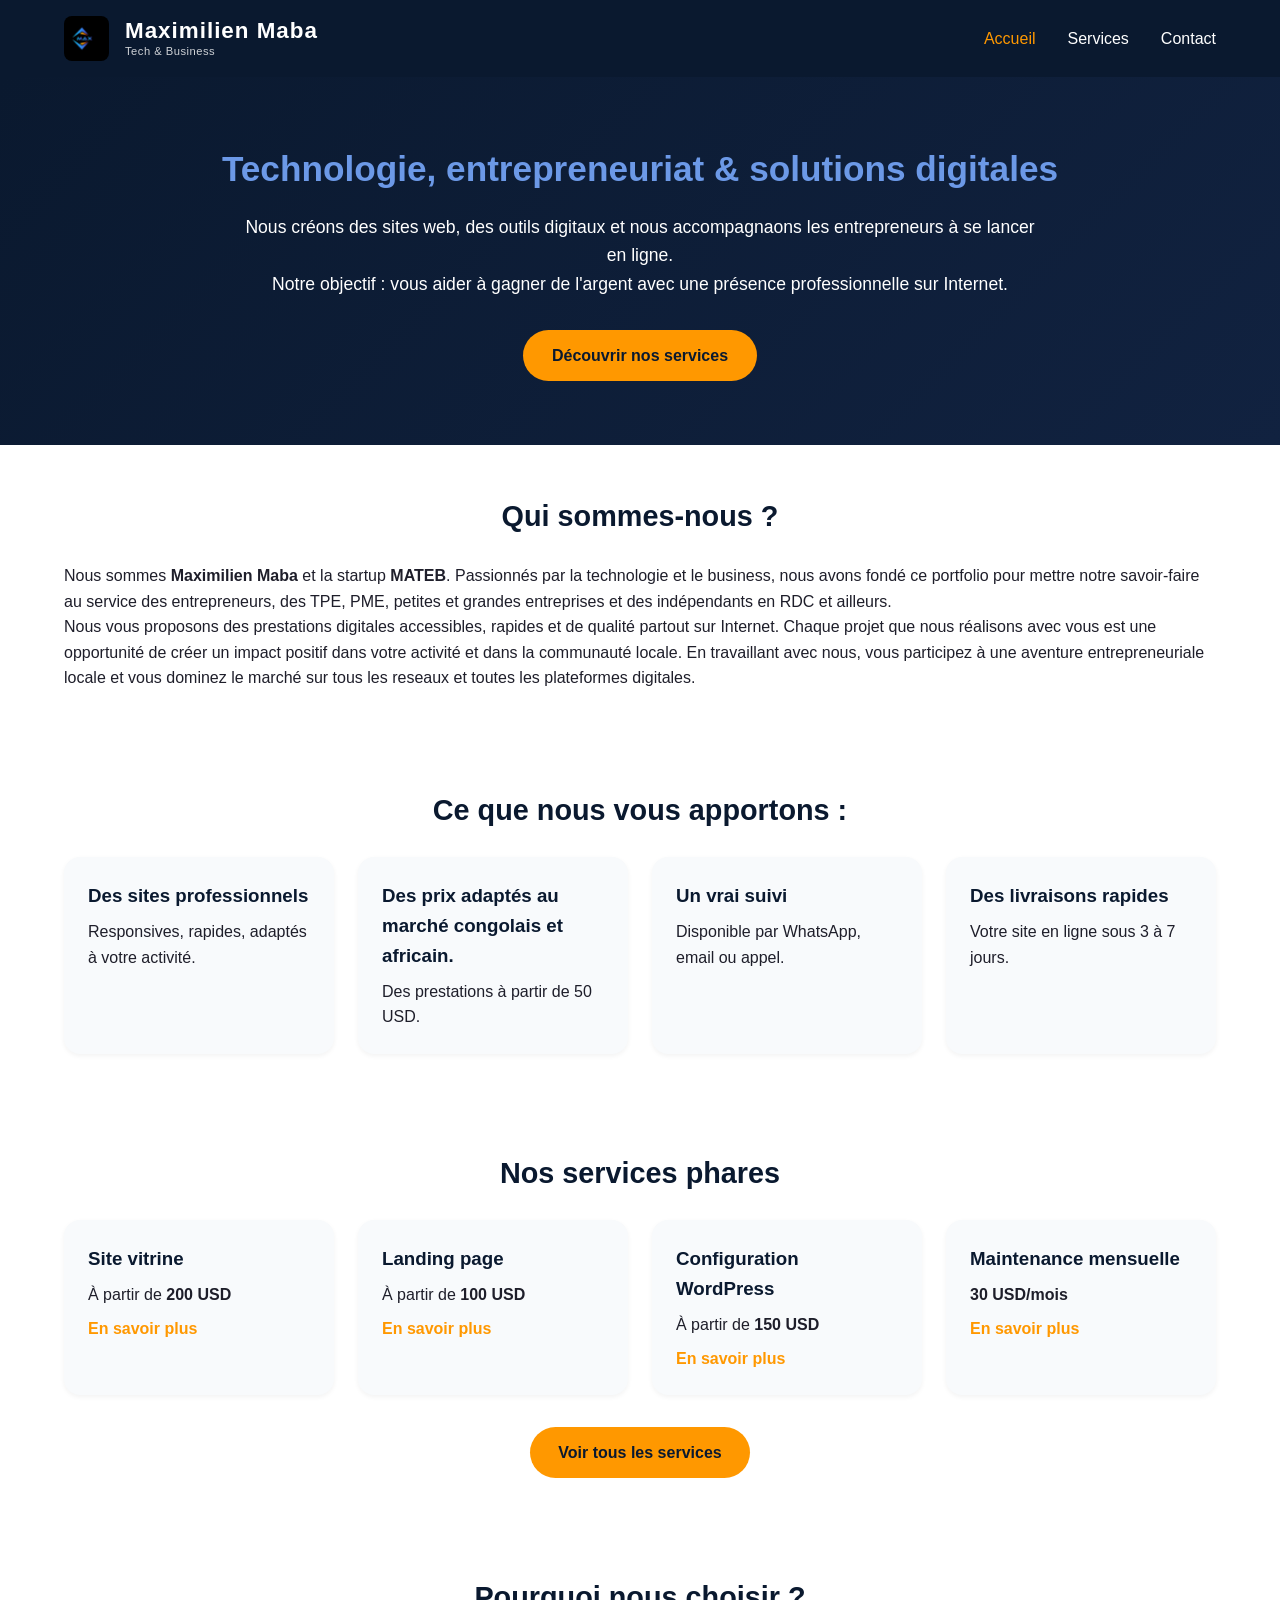
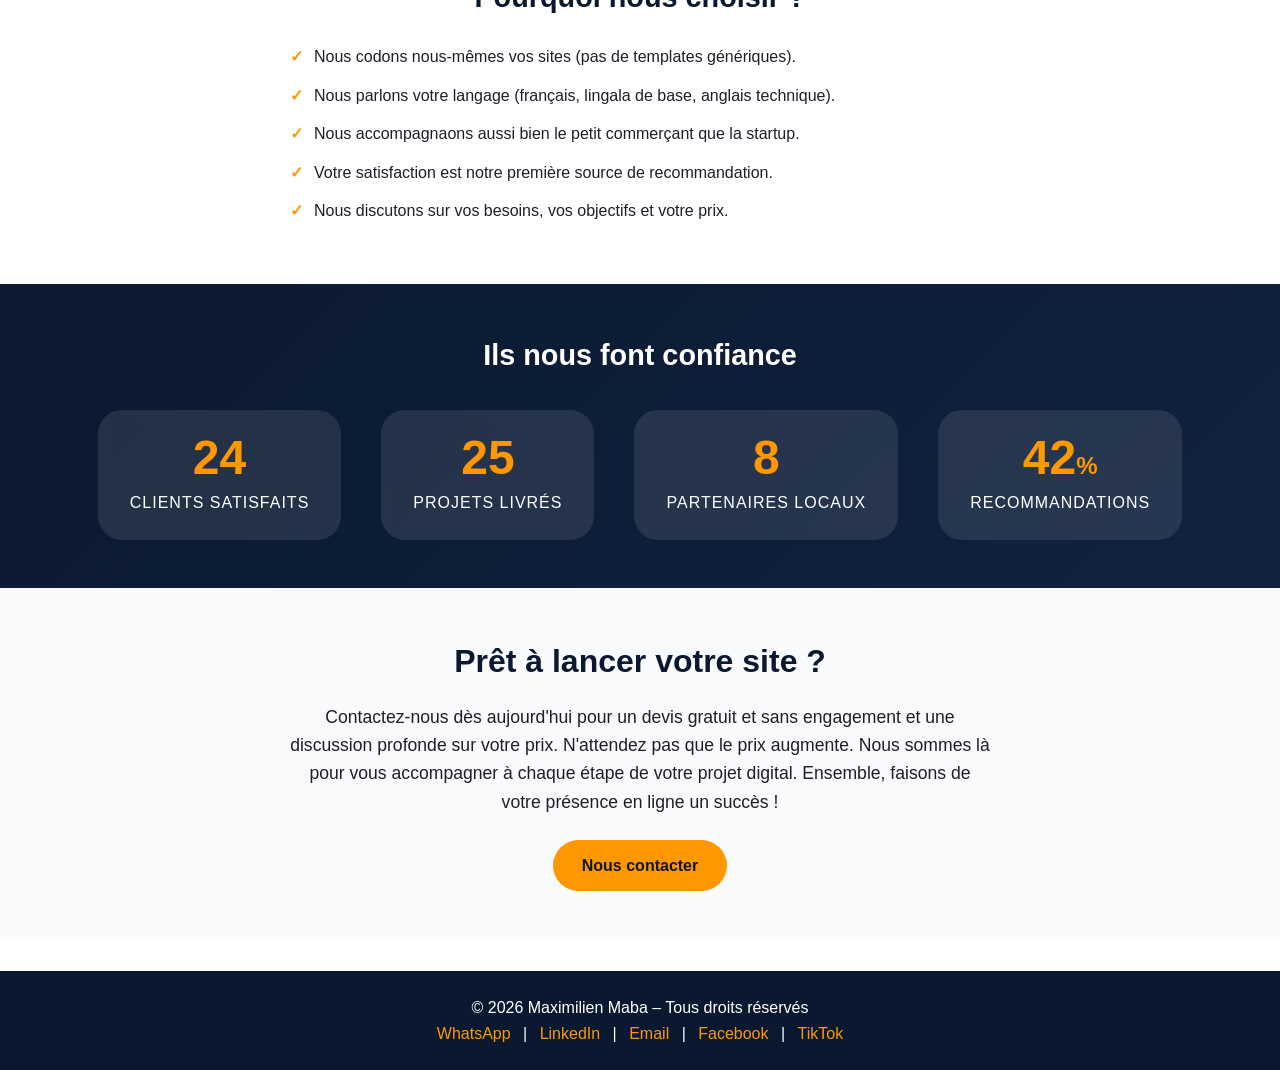
<file: index.html>
<!DOCTYPE html>
<html lang="fr en">
<head>
    <meta charset="UTF-8">
    <meta name="viewport" content="width=device-width, initial-scale=1.0">
    <link rel="icon" href="images/logo.jpeg" type="image/x-icon">
    <title>Maximilien Maba – Technologie & Entrepreneuriat</title>
    <meta name="description" content="Maximilien Maba – Création de sites web, landing pages et solutions digitales en RDC. Portfolio professionnel et services abordables pour entrepreneurs.">
    <meta name="author" content="Maximilien Maba">
    <meta name="keywords" content="création site web RDC, portfolio développeur RDC Kinshasa, landing page pas cher, entrepreneuriat digital, Maximilien Maba">
    <meta name="robots" content="index, follow">
    <link rel="stylesheet" href="css/style.css">
    <meta name="google-site-verification" content="_RecZhuOMZ2ca6RbLWI5Me0BjL1EM6gTbyBFQQ3FhNw" />
</head>
<body>
    <header>
        <div class="container">
            
            <div class="logo">
                <img src="/images/logo.jpeg" alt="Logo Maximilien Maba" class="logo-img" id="logoClick">
                <div class="logo-text">
                    <h1>Maximilien Maba</h1>
                    <span>Tech & Business</span>
                </div>
            </div>
            <button class="menu-toggle" aria-label="Menu">☰</button>
            <nav>
                <ul>
                    <li><a href="index.html" class="active">Accueil</a></li>
                    <li><a href="services.html">Services</a></li>
                    <!--<li><a href="projets.html">Projets</a></li>-->
                    <li><a href="contact.html">Contact</a></li>
                </ul>
            </nav>
        </div>
    </header>

    <main>
        <!-- Hero section -->
        <section class="hero">
            <div class="container">
                <h2>Technologie, entrepreneuriat & solutions digitales</h2>
                <p>Nous créons des sites web, des outils digitaux et nous accompagnaons les entrepreneurs à se lancer en ligne.<br> Notre objectif : vous aider à gagner de l'argent avec une présence professionnelle sur Internet.</p>
                <div class="hero-buttons">
                    <a href="services.html" class="btn btn-primary">Découvrir nos services</a>
                   <!--<a href="projets.html" class="btn btn-secondary">Voir mes projets</a>--> 
                </div>
            </div>
        </section>

        <!-- Bio courte -->
        <section class="bio">
            <div class="container">
                <div class="bio-content">
                    <div class="bio-text">
                        <h2>Qui sommes-nous ?</h2>
                        <p>Nous sommes <strong>Maximilien Maba</strong> et la startup <strong>MATEB</strong>. Passionnés par la technologie et le business, nous avons fondé ce portfolio pour mettre notre savoir-faire au service des entrepreneurs, des TPE, PME, petites et grandes entreprises et des indépendants en RDC et ailleurs.</p>
                        <p><!--Avant de lancer ma holding <strong>MATIBA</strong> (agritech, agroalimentaire, innovation) dont je tais le nom, -->Nous vous proposons des prestations digitales accessibles, rapides et de qualité partout sur Internet. 
                            Chaque projet que nous réalisons avec vous est une opportunité de créer un impact positif dans votre activité et dans la communauté locale.
                         En travaillant avec nous, vous participez à une aventure entrepreneuriale locale et vous dominez le marché sur tous les reseaux et toutes les plateformes digitales.</p>
                    </div>
                <!--<div class="bio-photo">
                        <!Place une photo ici : images/max.jpg ->
                        <img src="images/WhatsApp Image 2026-06-14 at 12.45.02 PM.jpeg" alt="Maximilien Maba">
                    </div>-->
                </div>
            </div>
        </section>

        <!-- Valeur ajoutée -->
        <section class="valeurs">
            <div class="container">
                <h2>Ce que nous vous apportons :</h2>
                <div class="grid">
                    <div class="card">
                        <h3>Des sites professionnels</h3>
                        <p>Responsives, rapides, adaptés à votre activité.</p>
                    </div>
                    <div class="card">
                        <h3>Des prix adaptés au marché congolais et africain.</h3>
                        <p>Des prestations à partir de 50 USD.</p>
                    </div>
                    <div class="card">
                        <h3>Un vrai suivi</h3>
                        <p>Disponible par WhatsApp, email ou appel.</p>
                    </div>
                    <div class="card">
                        <h3>Des livraisons rapides</h3>
                        <p>Votre site en ligne sous 3 à 7 jours.</p>
                    </div>
                </div>
            </div>
        </section>

        <!-- Aperçu des services -->
        <section class="services-preview">
            <div class="container">
                <h2>Nos services phares</h2>
                <div class="grid">
                    <div class="card-service">
                        <h3>Site vitrine</h3>
                        <p>À partir de <strong>200 USD</strong></p>
                        <a href="services.html#vitrine" class="btn-small">En savoir plus</a>
                    </div>
                    <div class="card-service">
                        <h3>Landing page</h3>
                        <p>À partir de <strong>100 USD</strong></p>
                        <a href="services.html#landing" class="btn-small">En savoir plus</a>
                    </div>
                    <div class="card-service">
                        <h3>Configuration WordPress</h3>
                        <p>À partir de <strong>150 USD</strong></p>
                        <a href="services.html#wordpress" class="btn-small">En savoir plus</a>
                    </div>
                    <div class="card-service">
                        <h3>Maintenance mensuelle</h3>
                        <p><strong>30 USD/mois</strong></p>
                        <a href="services.html#maintenance" class="btn-small">En savoir plus</a>
                    </div>
                </div>
                <div class="text-center">
                    <a href="services.html" class="btn btn-primary">Voir tous les services</a>
                </div>
            </div>
        </section>

        <!-- Pourquoi me choisir -->
        <section class="pourquoi">
            <div class="container">
                <h2>Pourquoi nous choisir ?</h2>
                <ul>
                    <li>Nous codons nous-mêmes vos sites (pas de templates génériques).</li>
                    <li>Nous parlons votre langage (français, lingala de base, anglais technique).</li>
                    <li>Nous accompagnaons aussi bien le petit commerçant que la startup.</li>
                    <li>Votre satisfaction est notre première source de recommandation.</li>
                    <li>Nous discutons sur vos besoins, vos objectifs et votre prix.</li>
                </ul>
            </div>
        </section>

        <!-- Derniers projets -->
       <!-- <section class="derniers-projets">
            <div class="container">
                <h2>Derniers projets</h2>
                <div class="grid">
                    <div class="projet-card">
                        <h3>Boutique de vêtements – Kinshasa</h3>
                        <p>Site vitrine avec galerie et formulaire de contact.</p>
                    </div>
                    <div class="projet-card">
                        <h3>Landing page – Coopérative agricole</h3>
                        <p>Page de collecte de fonds pour des serres bio.</p>
                    </div>
                    <div class="projet-card">
                        <h3>Maquette application – MATIBA</h3>
                        <p>Concept de traçabilité des produits agricoles.</p>
                    </div>
                </div>
                <div class="text-center">
                    <a href="projets.html" class="btn btn-primary">Voir tous mes projets</a>
                </div>
            </div>
        </section>-->

        <!-- Section chiffres clés -->
        <section class="chiffres">
            <div class="container">
                <h2>Ils nous font confiance</h2>
                <div class="grid-chiffres">
                    <div class="chiffre-card">
                        <div class="chiffre-nombre" data-target="57">0</div>
                        <p class="chiffre-label">clients satisfaits</p>
                    </div>
                    <div class="chiffre-card">
                        <div class="chiffre-nombre" data-target="58">0</div>
                        <p class="chiffre-label">projets livrés</p>
                    </div>
                    <div class="chiffre-card">
                        <div class="chiffre-nombre" data-target="18">0</div>
                        <p class="chiffre-label">partenaires locaux</p>
                    </div>
                    <div class="chiffre-card">
                        <div class="chiffre-nombre" data-target="100">0<small>%</small></div>
                        <p class="chiffre-label">recommandations</p>
                    </div>
                </div>
            </div>
        </section>

       <!-- Section témoignages -->
        <!-- <section class="temoignages">
            <div class="container">
                <h2>Ils nous font confiance</h2>
                <div class="grid-temoignages">
                    <div class="temoignage-card">
                        <img src="images/client1.jpg" alt="Photo de Grace" class="temoignage-photo">
                        <p class="temoignage-texte">"Maximilien a créé mon site vitrine en moins d’une semaine. Très professionnel et à l’écoute. Je recommande !"</p>
                        <p class="temoignage-nom">— Grace M., commerçante à Kinshasa</p>
                        <div class="notes">★★★★★</div>
                    </div>
                    <div class="temoignage-card">
                        <img src="images/client2.jpg" alt="Photo de Jean-Paul" class="temoignage-photo">
                        <p class="temoignage-texte">"Service de qualité pour ma landing page. Le design était exactement ce que je voulais. Je referai appel à nous."</p>
                        <p class="temoignage-nom">— Jean-Paul K., promoteur événementiel</p>
                        <div class="notes">★★★★★</div>
                    </div>
                    <div class="temoignage-card">
                        <img src="images/client3.jpg" alt="Photo de Sandra" class="temoignage-photo">
                        <p class="temoignage-texte">"Un vrai professionnel du digital. Il m'a aidé à configurer mon WordPress et m’a formé rapidement. Un gain de temps énorme."</p>
                        <p class="temoignage-nom">— Sandra T., responsable ONG</p>
                        <div class="notes">★★★★★</div>
                    </div>
                </div>
            </div>
        </section>-->

        <!-- Appel à l'action final -->
        <section class="cta">
            <div class="container">
                <h2>Prêt à lancer votre site ?</h2>
                <p>Contactez-nous dès aujourd'hui pour un devis gratuit et sans engagement et une discussion profonde sur votre prix.
                    N'attendez pas que le prix augmente. Nous sommes là pour vous accompagner à chaque étape de votre projet digital. Ensemble, faisons de votre présence en ligne un succès !</p>
                </p>
                <a href="contact.html" class="btn btn-primary">Nous contacter</a>
            </div>
        </section>
    </main>

    <footer>
        <div class="container">
            <p>&copy; 2026 Maximilien Maba – Tous droits réservés</p>
            <div class="socials">
                <a href="https://wa.me/243817297587">WhatsApp</a> | 
                <a href="https://www.linkedin.com/in/maximilien-maba/">LinkedIn</a> | 
                <a href="mailto:mabamaximilien@gmail.com">Email</a> |
                 <a href="https://www.facebook.com/maximilienmaba.M">Facebook</a>
                | <a href="https://www.tiktok.com/@maximilien_maba">TikTok</a>
            </div>
        </div>
    </footer>

    <script src="js/main.js"></script>
</body>
</html>
</file>
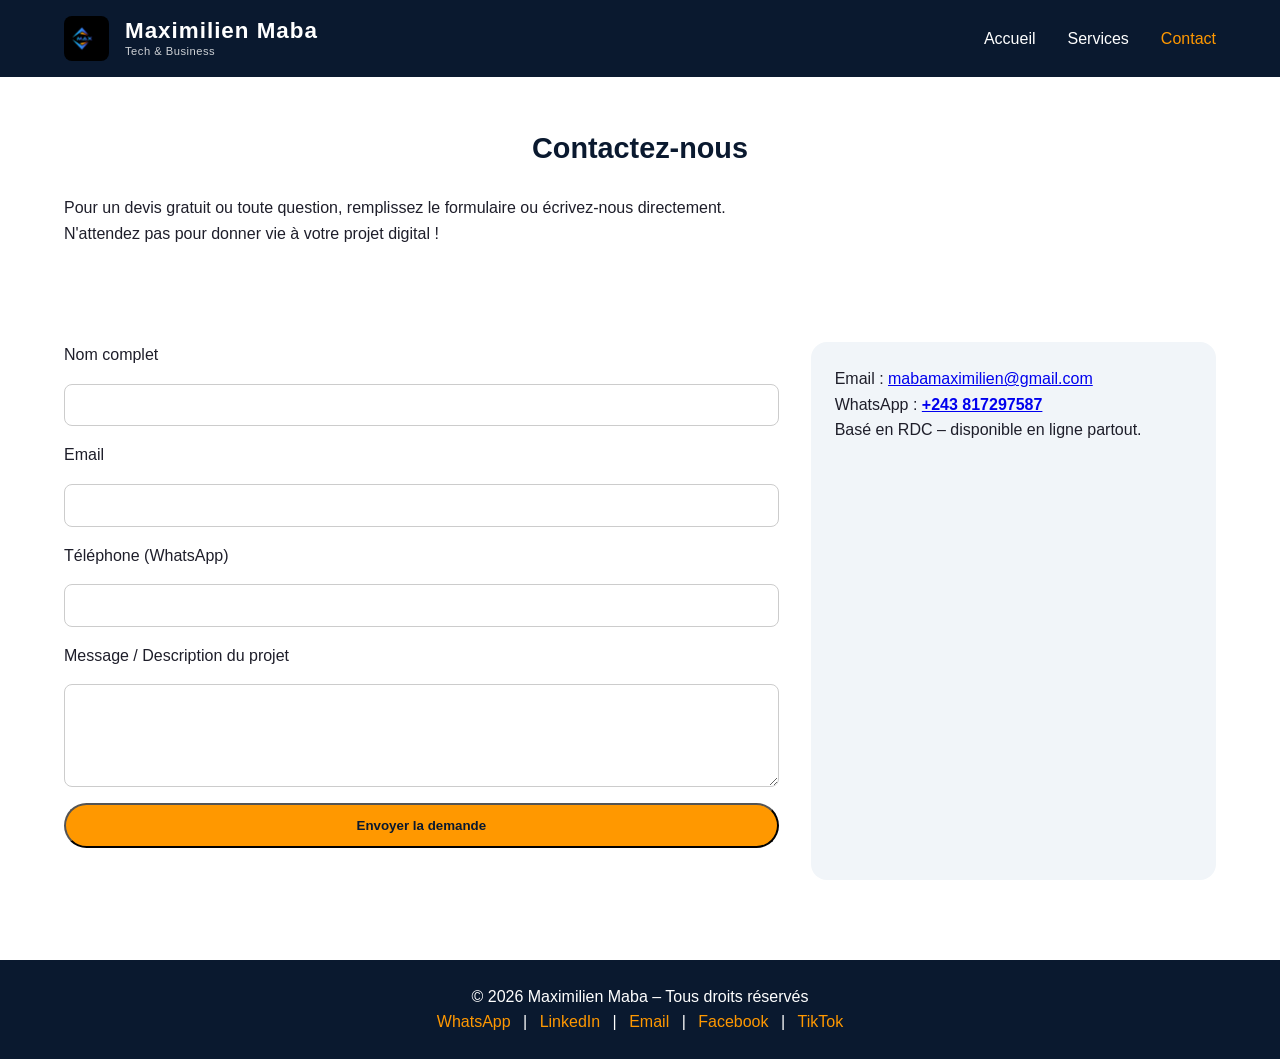
<file: contact.html>
<!DOCTYPE html>
<html lang="fr">
<head>
    <meta charset="UTF-8">
    <meta name="viewport" content="width=device-width, initial-scale=1.0">
    <link rel="icon" href="images/logo.jpeg" type="image/x-icon">
    <title>Maximilien Maba – Technologie & Entrepreneuriat</title>
    <meta name="description" content="Contactez Maximilien Maba pour un devis gratuit ou toute question sur vos projets web. Disponible à Kinshasa et en ligne.">
    <meta name="author" content="Maximilien Maba">
    <meta name="keywords" content="contact développeur web RDC, devis création site Kinshasa, formulaire contact Maximilien Maba">
    <meta name="robots" content="index, follow">
    <link rel="stylesheet" href="css/style.css">
    
</head>
<body>
    <header>
        <div class="container">
             <div class="logo">
                <img src="/images/logo.jpeg" alt="Logo Maximilien Maba" class="logo-img" id="logoClick">
                <div class="logo-text">
                    <h1>Maximilien Maba</h1>
                    <span>Tech & Business</span>
                </div>
            </div>
            <button class="menu-toggle" aria-label="Menu">☰</button>
            <nav>
                <ul>
                    <li><a href="index.html" >Accueil</a></li>
                    <li><a href="services.html">Services</a></li>
                <!--<li><a href="projets.html">Projets</a></li>-->
                    <li><a href="contact.html"class="active">Contact</a></li>
                </ul>
            </nav>
        </div>
    </header>
    <main>
        <section class="page-header">
            <div class="container">
                <h2>Contactez-nous</h2>
                <p>Pour un devis gratuit ou toute question, remplissez le formulaire ou écrivez-nous directement.
                   <br> N'attendez pas pour donner vie à votre projet digital !
                </p>
            </div>
        </section>
        <section class="contact-form-section">
            <div class="container">
                <form id="contact-form" action="https://formspree.io/f/xgobrapb"method="POST">
                    <label for="name">Nom complet</label>
                    <input type="text" id="name" name="name" required>
                    
                    <label for="email">Email</label>
                    <input type="email" id="email" name="email" required>
                    
                    <label for="phone">Téléphone (WhatsApp)</label>
                    <input type="tel" id="phone" name="phone">
                    
                    <label for="message">Message / Description du projet</label>
                    <textarea id="message" name="message" rows="5" required></textarea>
                    
                    <button type="submit" class="btn btn-primary">Envoyer la demande</button>
                    <p id="form-status" style="margin-top:1rem;"></p>
                </form>
                <div class="contact-direct">
                    <p>Email : <a href="mailto:mabamaximilien@gmail.com">mabamaximilien@gmail.com</a></p>
                    <p>WhatsApp : <a href="https://wa.me/243817297587" target="_blank"><strong>+243 817297587</strong></a> </p>
                    <p>Basé en RDC – disponible en ligne partout.</p>
                </div>
            </div>
        </section>
    </main>
    <footer>
        <div class="container">
            <p>&copy; 2026 Maximilien Maba – Tous droits réservés</p>
            <div class="socials">
                <a href="https://wa.me/243817297587">WhatsApp</a> | <a href="https://www.linkedin.com/in/maximilien-maba/">LinkedIn</a> | <a href="mailto:mabamaximilien@gmail.com">Email</a> | <a href="https://www.facebook.com/maximilienmaba.dieumerci">Facebook</a>
                | <a href="https://www.tiktok.com/@maximilien_maba">TikTok</a>
            </div>
        </div>
    </footer>
    <script src="js/main.js"></script>
</body>
</html>
</file>
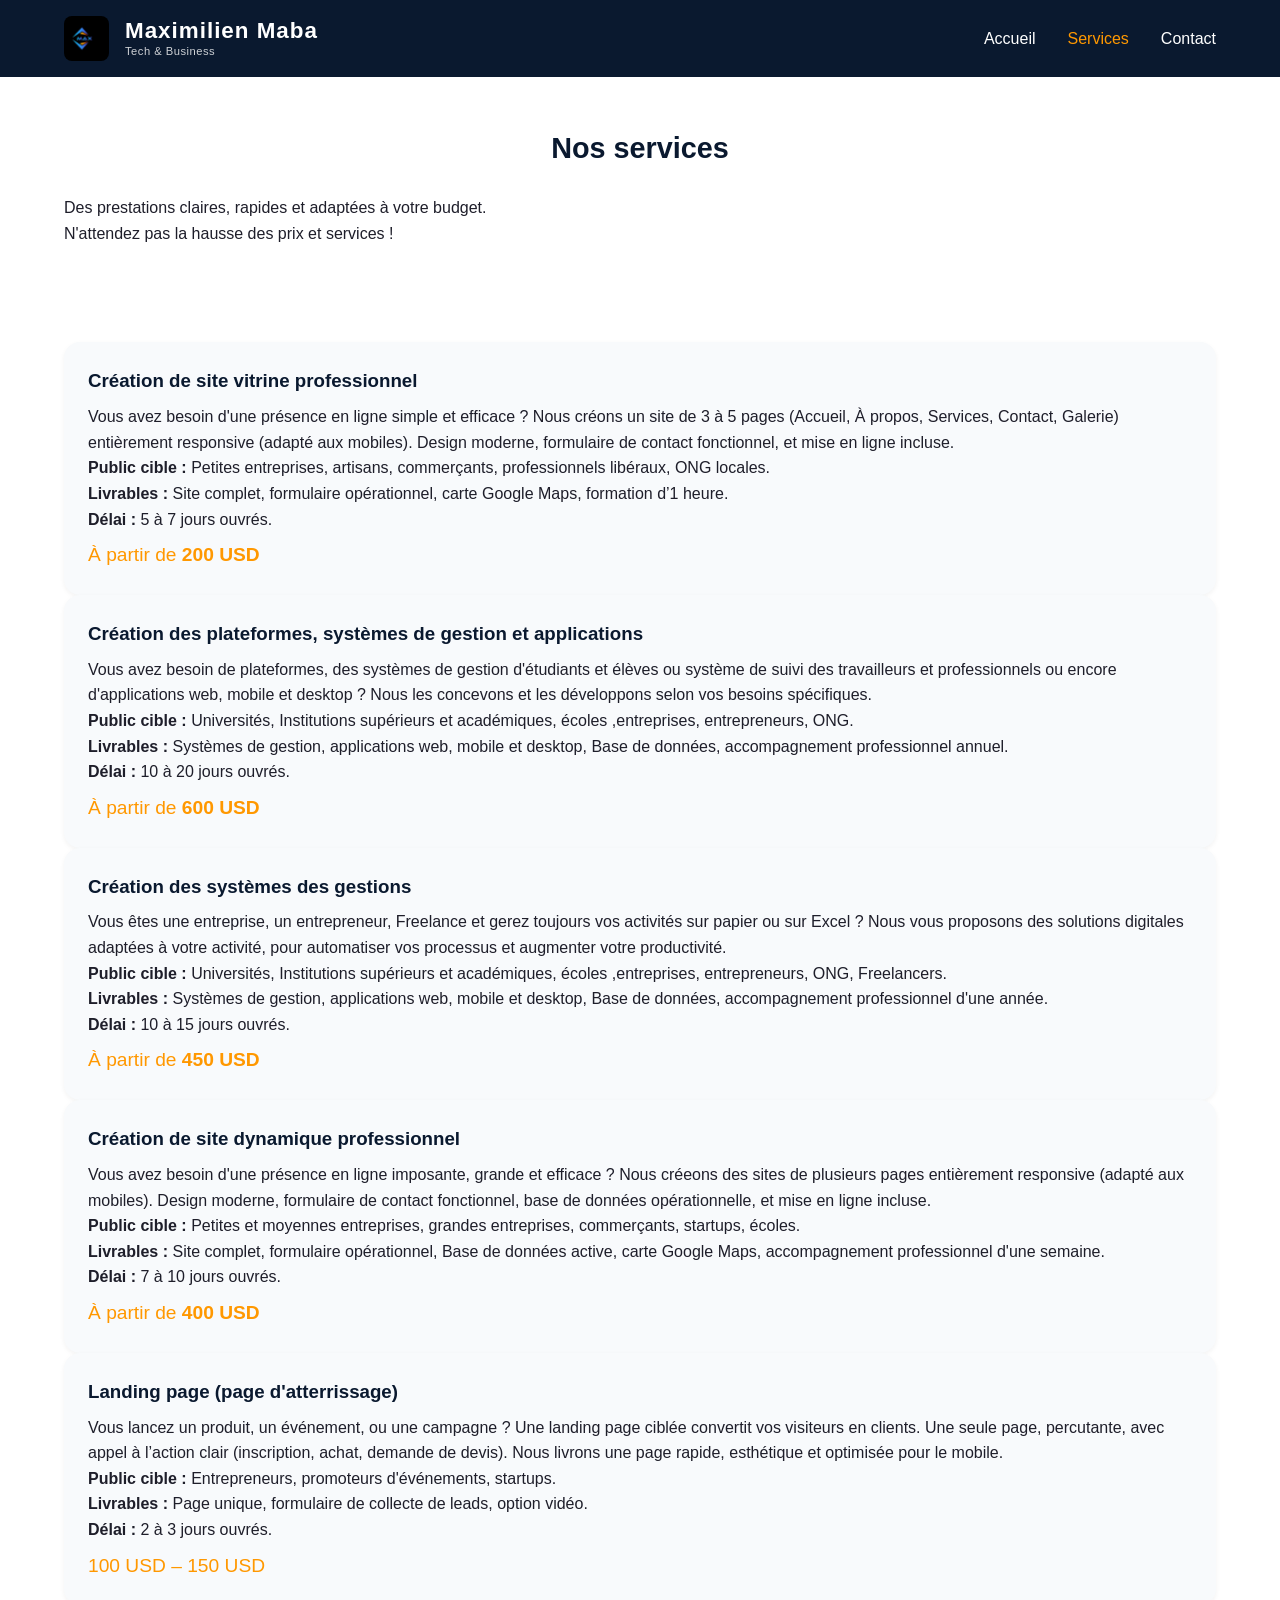
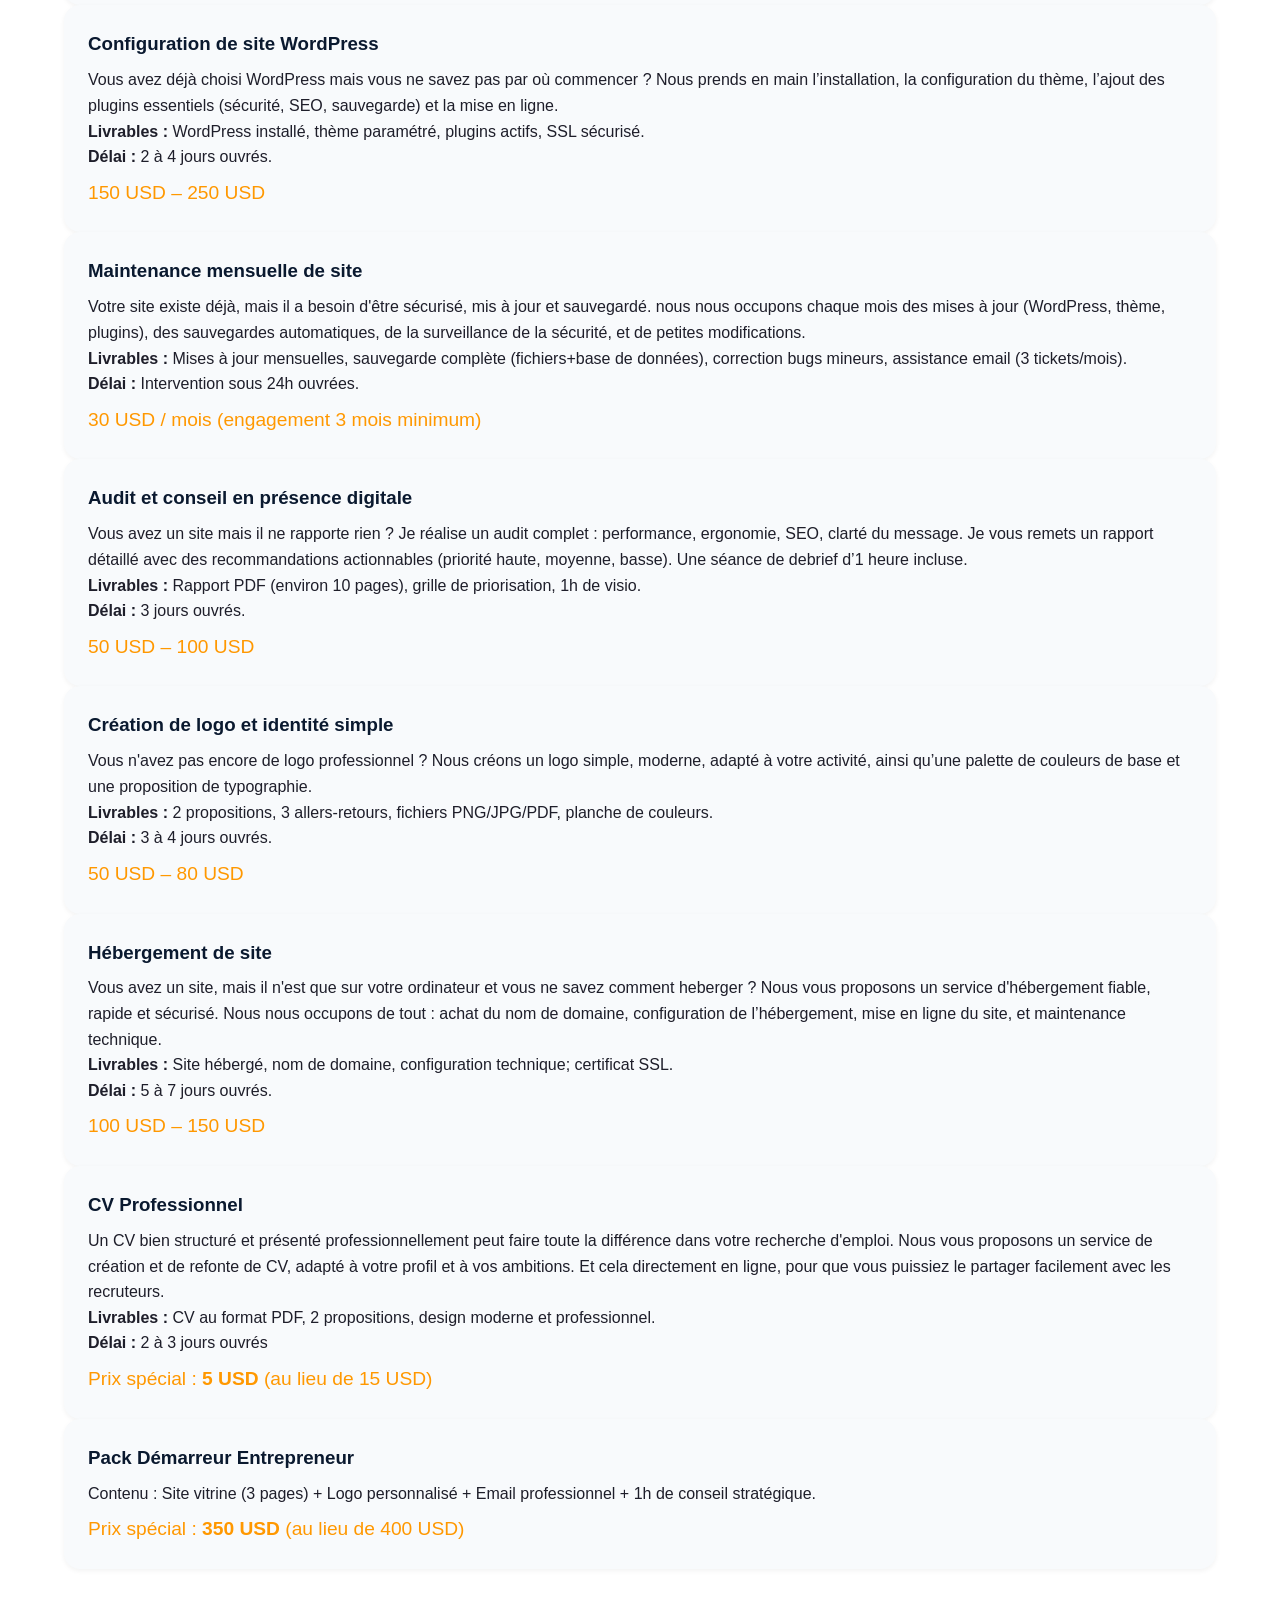
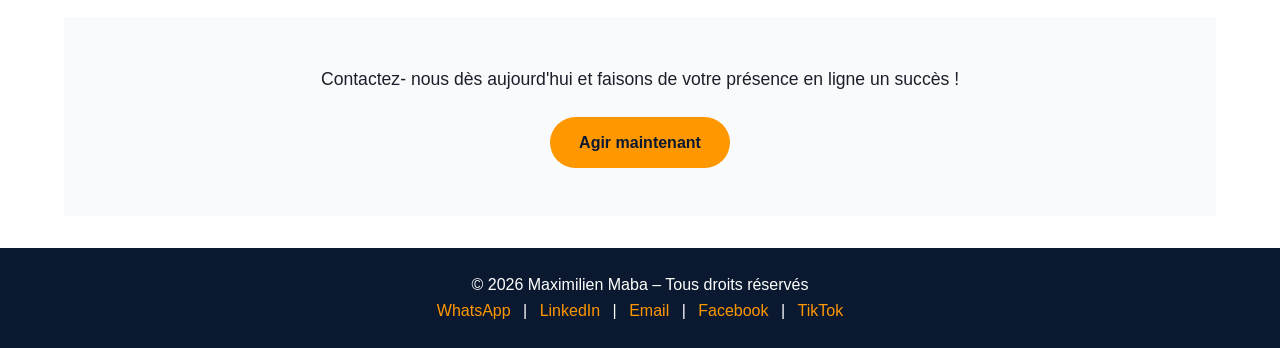
<file: services.html>
<!DOCTYPE html>
<html lang="fr">
<head>
    <meta charset="UTF-8">
    <meta name="viewport" content="width=device-width, initial-scale=1.0">
    <link rel="icon" href="images/logo.jpeg" type="image/x-icon">
    <title>Services – Maximilien Maba</title>
    <meta name="description" content="Découvrez les services de Maximilien Maba : création de sites vitrine, landing pages, configuration WordPress, maintenance, audit et conseil en présence digitale. Tarifs adaptés à la RDC.">
    <meta name="author" content="Maximilien Maba">
    <meta name="keywords" content="services web RDC, création site vitrine prix, maintenance WordPress Kinshasa, landing page pas cher, audit SEO">
    <meta name="robots" content="index, follow">
    <link rel="stylesheet" href="css/style.css">
   
</head>
<body>
    <header>
        <div class="container">
            <div class="logo">
                <img src="/images/logo.jpeg" alt="Logo Maximilien Maba" class="logo-img" id="logoClick">
                <div class="logo-text">
                    <h1>Maximilien Maba</h1>
                    <span>Tech & Business</span>
                </div>
            </div>
            <button class="menu-toggle" aria-label="Menu">☰</button>
            <nav>
                <ul>
                    <li><a href="index.html" >Accueil</a></li>
                    <li><a href="services.html"class="active">Services</a></li>
                    <!--<li><a href="projets.html">Projets</a></li>-->
                    <li><a href="contact.html">Contact</a></li>
                </ul>
            </nav>
        </div>
    </header>
    <main>
        <section class="page-header">
            <div class="container">
                <h2>Nos services</h2>
                <p>Des prestations claires, rapides et adaptées à votre budget.
                    <br>N'attendez pas la hausse des prix et services !
                </p>
            </div>
        </section>

        <section class="services-list" id="vitrine">
            <div class="container">
                <div class="service-item">
                    <h3>Création de site vitrine professionnel</h3>
                    <p>Vous avez besoin d'une présence en ligne simple et efficace ? Nous créons un site de 3 à 5 pages (Accueil, À propos, Services, Contact, Galerie) entièrement responsive (adapté aux mobiles). Design moderne, formulaire de contact fonctionnel, et mise en ligne incluse.</p>
                    <p><strong>Public cible :</strong> Petites entreprises, artisans, commerçants, professionnels libéraux, ONG locales.</p>
                    <p><strong>Livrables :</strong> Site complet, formulaire opérationnel, carte Google Maps, formation d’1 heure.</p>
                    <p><strong>Délai :</strong> 5 à 7 jours ouvrés.</p>
                    <p class="price">À partir de <strong>200 USD</strong></p>
                </div>

                <div class="service-item">
                    <h3>Création des plateformes, systèmes de gestion et applications</h3>
                    <p>Vous avez besoin de plateformes, des systèmes de gestion d'étudiants et élèves ou système de suivi des travailleurs et professionnels ou encore d'applications web, mobile et desktop ? Nous les concevons et les développons selon vos besoins spécifiques.</p>
                    <p><strong>Public cible :</strong> Universités, Institutions supérieurs et académiques, écoles ,entreprises, entrepreneurs, ONG.</p>
                    <p><strong>Livrables :</strong> Systèmes de gestion, applications web, mobile et desktop, Base de données, accompagnement professionnel annuel.</p>
                    <p><strong>Délai :</strong> 10 à 20 jours ouvrés.</p>
                    <p class="price">À partir de <strong>600 USD</strong></p>
                </div>

                <div class="service-item">
                    <h3>Création des systèmes des gestions </h3>
                    <p> Vous êtes une entreprise, un entrepreneur, Freelance et gerez toujours vos activités sur papier ou sur Excel ? Nous vous proposons des solutions digitales adaptées à votre activité, pour automatiser vos processus et augmenter votre productivité.</p>
                    <p><strong>Public cible :</strong> Universités, Institutions supérieurs et académiques, écoles ,entreprises, entrepreneurs, ONG, Freelancers.</p>
                    <p><strong>Livrables :</strong> Systèmes de gestion, applications web, mobile et desktop, Base de données, accompagnement professionnel d'une année.</p>
                    <p><strong>Délai :</strong> 10 à 15 jours ouvrés.</p>
                    <p class="price">À partir de <strong>450 USD</strong></p>
                </div>

                <div class="service-item">
                    <h3>Création de site dynamique professionnel</h3>
                    <p>Vous avez besoin d'une présence en ligne imposante, grande et efficace ? Nous créeons des sites de plusieurs pages entièrement responsive (adapté aux mobiles). Design moderne, formulaire de contact fonctionnel, base de données opérationnelle, et mise en ligne incluse.</p>
                    <p><strong>Public cible :</strong> Petites et moyennes entreprises, grandes entreprises, commerçants, startups, écoles.</p>
                    <p><strong>Livrables :</strong> Site complet, formulaire opérationnel, Base de données active, carte Google Maps, accompagnement professionnel d'une semaine.</p>
                    <p><strong>Délai :</strong> 7 à 10 jours ouvrés.</p>
                    <p class="price">À partir de <strong>400 USD</strong></p>
                </div>

                <div class="service-item" id="landing">
                    <h3>Landing page (page d'atterrissage)</h3>
                    <p>Vous lancez un produit, un événement, ou une campagne ? Une landing page ciblée convertit vos visiteurs en clients. Une seule page, percutante, avec appel à l’action clair (inscription, achat, demande de devis). Nous livrons une page rapide, esthétique et optimisée pour le mobile.</p>
                    <p><strong>Public cible :</strong> Entrepreneurs, promoteurs d'événements, startups.</p>
                    <p><strong>Livrables :</strong> Page unique, formulaire de collecte de leads, option vidéo.</p>
                    <p><strong>Délai :</strong> 2 à 3 jours ouvrés.</p>
                    <p class="price">100 USD – 150 USD</p>
                </div>

                <div class="service-item" id="wordpress">
                    <h3>   Configuration de site WordPress</h3>
                    <p>Vous avez déjà choisi WordPress mais vous ne savez pas par où commencer ? Nous prends en main l’installation, la configuration du thème, l’ajout des plugins essentiels (sécurité, SEO, sauvegarde) et la mise en ligne.</p>
                    <p><strong>Livrables :</strong> WordPress installé, thème paramétré, plugins actifs, SSL sécurisé.</p>
                    <p><strong>Délai :</strong> 2 à 4 jours ouvrés.</p>
                    <p class="price">150 USD – 250 USD</p>
                </div>

                <div class="service-item" id="maintenance">
                    <h3>Maintenance mensuelle de site</h3>
                    <p>Votre site existe déjà, mais il a besoin d'être sécurisé, mis à jour et sauvegardé. nous nous occupons chaque mois des mises à jour (WordPress, thème, plugins), des sauvegardes automatiques, de la surveillance de la sécurité, et de petites modifications.</p>
                    <p><strong>Livrables :</strong> Mises à jour mensuelles, sauvegarde complète (fichiers+base de données), correction bugs mineurs, assistance email (3 tickets/mois).</p>
                    <p><strong>Délai :</strong> Intervention sous 24h ouvrées.</p>
                    <p class="price">30 USD / mois (engagement 3 mois minimum)</p>
                </div>

                <div class="service-item" id="audit">
                    <h3>Audit et conseil en présence digitale</h3>
                    <p>Vous avez un site mais il ne rapporte rien ? Je réalise un audit complet : performance, ergonomie, SEO, clarté du message. Je vous remets un rapport détaillé avec des recommandations actionnables (priorité haute, moyenne, basse). Une séance de debrief d’1 heure incluse.</p>
                    <p><strong>Livrables :</strong> Rapport PDF (environ 10 pages), grille de priorisation, 1h de visio.</p>
                    <p><strong>Délai :</strong> 3 jours ouvrés.</p>
                    <p class="price">50 USD – 100 USD</p>
                </div>

                <div class="service-item" id="logo">
                    <h3>Création de logo et identité simple</h3>
                    <p>Vous n'avez pas encore de logo professionnel ? Nous créons un logo simple, moderne, adapté à votre activité, ainsi qu’une palette de couleurs de base et une proposition de typographie.</p>
                    <p><strong>Livrables :</strong> 2 propositions, 3 allers-retours, fichiers PNG/JPG/PDF, planche de couleurs.</p>
                    <p><strong>Délai :</strong> 3 à 4 jours ouvrés.</p>
                    <p class="price">50 USD – 80 USD</p>
                </div>
                
                <div class="service-item" id="hebergement">
                    <h3>Hébergement de site</h3>
                    <p>Vous avez un site, mais il n'est que sur votre ordinateur et vous ne savez comment heberger ? Nous vous proposons un service d'hébergement fiable, rapide et sécurisé. Nous nous occupons de tout : achat du nom de domaine, configuration de l’hébergement, mise en ligne du site, et maintenance technique.</p>
                    <p><strong>Livrables :</strong> Site hébergé, nom de domaine, configuration technique; certificat SSL.</p>
                    <p><strong>Délai :</strong> 5 à 7 jours ouvrés.</p>
                    <p class="price">100 USD – 150 USD</p>
                </div>

                <div class="service-item" id="cv">
                    <h3>CV Professionnel</h3>
                    <p>Un CV bien structuré et présenté professionnellement peut faire toute la différence dans votre recherche d'emploi. Nous vous proposons un service de création et de refonte de CV, adapté à votre profil et à vos ambitions.
                        Et cela directement en ligne, pour que vous puissiez le partager facilement avec les recruteurs.</p>
                    <p><strong>Livrables :</strong> CV au format PDF, 2 propositions, design moderne et professionnel.</p>
                    <p><strong>Délai :</strong> 2 à 3 jours ouvrés</p>
                    <p class="price">Prix spécial : <strong>5 USD</strong> (au lieu de 15 USD)</p>
                </div>  

                <div class="service-item pack">
                    <h3>Pack Démarreur Entrepreneur</h3>
                    <p>Contenu : Site vitrine (3 pages) + Logo personnalisé + Email professionnel + 1h de conseil stratégique.</p>
                    <p class="price">Prix spécial : <strong>350 USD</strong> (au lieu de 400 USD)</p>
                </div>
            </div>
        </section>
    </main>

    <div class="container cta">
        <p>Contactez- nous dès aujourd'hui et faisons de votre présence en ligne un succès !</p>
        <a href="contact.html" class="btn btn-primary"> Agir maintenant</a>
    </div>


    
    <footer>
        <div class="container">
            <p>&copy; 2026 Maximilien Maba – Tous droits réservés</p>
            <div class="socials">
                <a href="https://wa.me/243817297587">WhatsApp</a> | <a href="https://www.linkedin.com/in/maximilien-maba/">LinkedIn</a> | <a href="mailto:mabamaximilien@gmail.com">Email</a> | <a href="https://www.facebook.com/maximilienmaba.dieumerci">Facebook</a>
                | <a href="https://www.tiktok.com/@maximilien_maba">TikTok</a>
            </div>
        </div>
    </footer>
    <script src="js/main.js"></script>
</body>
</html>
</file>
<file: css/style.css>
* {
    margin: 0;
    padding: 0;
    box-sizing: border-box;
}

body {
    font-family: 'Poppins', sans-serif;
    line-height: 1.6;
    color: #1e1e2a;
    background: #fff;
}

.container {
    width: 90%;
    max-width: 1200px;
    margin: 0 auto;
}

/* Header */
header {
    background: #0a192f;
    color: white;
    padding: 1rem 0;
    position: sticky;
    top: 0;
    z-index: 100;
}

header .container {
    display: flex;
    justify-content: space-between;
    align-items: center;
    flex-wrap: wrap;
}

.logo {
    display: flex;
    align-items: center;
    gap: 1rem;
}

.logo h1 {
    margin: 0;
    line-height: 1.2;
    font-size: 1.6rem;
    letter-spacing: 1px;
}

.logo span {
    font-size: 0.7rem;
    opacity: 0.8;
    display: block;
}


.logo-img {
    height: 45px;
    width: auto;
    display: block;
    cursor: pointer;
    border-radius: 8px;
}

.logo-img:hover {
    transform: scale(1.05);
    transition: 0.3s;
}

.logo-text {
    display: flex;
    flex-direction: column;
    justify-content: center;
    line-height: 1.2;
}

.logo-text h1 {
    font-size: 1.4rem;
    margin: 0;
    padding: 0;
}

.logo-text span {
    font-size: 0.7rem;
    opacity: 0.8;
    letter-spacing: 0.5px;
}

nav ul {
    list-style: none;
    display: flex;
    gap: 2rem;
}

nav a {
    color: white;
    text-decoration: none;
    font-weight: 500;
    transition: color 0.3s;
}

nav a:hover, nav a.active {
    color: #ff9800;
}

.menu-toggle {
    display: none;
    background: none;
    border: none;
    color: white;
    font-size: 1.8rem;
    cursor: pointer;
}

/* Hero */
.hero {
    background: linear-gradient(135deg, #0a192f, #112240);
    color: white;
    text-align: center;
    padding: 4rem 0;
}

.hero h2 {
    font-size: 2.2rem;
    margin-bottom: 1rem;
    color: #6c99e7;
}

.hero p {
    font-size: 1.1rem;
    max-width: 800px;
    margin: 0 auto 2rem;
}

.hero-buttons {
    display: flex;
    gap: 1rem;
    justify-content: center;
    flex-wrap: wrap;
}

.btn {
    display: inline-block;
    padding: 0.8rem 1.8rem;
    border-radius: 40px;
    text-decoration: none;
    font-weight: 600;
    transition: 0.3s;
}

.btn-primary {
    background: #ff9800;
    color: #0a192f;
}

.btn-primary:hover {
    background: #e68900;
    transform: scale(1.02);
}

.btn-secondary {
    background: transparent;
    color: white;
    border: 2px solid #ff9800;
}

.btn-secondary:hover {
    background: rgba(255,152,0,0.1);
}

.btn-small {
    display: inline-block;
    margin-top: 0.5rem;
    color: #ff9800;
    text-decoration: none;
    font-weight: 600;
}

/* Sections */
section {
    padding: 3rem 0;
}

h2 {
    font-size: 1.8rem;
    margin-bottom: 1.5rem;
    text-align: center;
    color: #0a192f;
}

.bio-content {
    display: flex;
    gap: 2rem;
    align-items: center;
    flex-wrap: wrap;
}

.bio-text {
    flex: 2;
}

.bio-photo {
    flex: 1;
    text-align: center;
}

.bio-photo img {
    max-width: 200px;
    border-radius: 50%;
    object-fit: cover;
    box-shadow: 0 4px 10px rgba(0,0,0,0.1);
}

.grid {
    display: grid;
    grid-template-columns: repeat(auto-fit, minmax(250px, 1fr));
    gap: 1.5rem;
    margin-top: 1rem;
}

.card, .card-service, .projet-card, .service-item {
    background: #f8fafc;
    padding: 1.5rem;
    border-radius: 16px;
    box-shadow: 0 2px 5px rgba(0,0,0,0.05);
    transition: 0.2s;
}

.card:hover, .card-service:hover, .service-item:hover {
    transform: translateY(-3px);
    box-shadow: 0 8px 20px rgba(0,0,0,0.1);
}

.card h3, .card-service h3, .service-item h3 {
    color: #0a192f;
    margin-bottom: 0.5rem;
}

.price {
    font-size: 1.2rem;
    margin-top: 0.5rem;
    color: #ff9800;
}

.text-center {
    text-align: center;
    margin-top: 2rem;
}

.pourquoi ul {
    max-width: 700px;
    margin: 0 auto;
    list-style: none;
}

.pourquoi li {
    margin: 0.8rem 0;
    padding-left: 1.5rem;
    position: relative;
}

.pourquoi li:before {
    content: "✓";
    color: #ff9800;
    font-weight: bold;
    position: absolute;
    left: 0;
}

/* Contact form */
.contact-form-section .container {
    display: flex;
    flex-wrap: wrap;
    gap: 2rem;
}

.contact-form-section form {
    flex: 2;
    display: flex;
    flex-direction: column;
    gap: 1rem;
}

.contact-form-section input, .contact-form-section textarea {
    padding: 0.8rem;
    border: 1px solid #ccc;
    border-radius: 8px;
    font-family: inherit;
}

.contact-direct {
    flex: 1;
    background: #f1f5f9;
    padding: 1.5rem;
    border-radius: 16px;
}

/* Footer */
footer {
    background: #0a192f;
    color: white;
    text-align: center;
    padding: 1.5rem 0;
    margin-top: 2rem;
}

.socials a {
    color: #ff9800;
    text-decoration: none;
    margin: 0 0.5rem;
}

/* Responsive */
@media (max-width: 768px) {
    header .container {
        flex-wrap: wrap;
    }
    .logo {
        flex: 1;
    }
    .menu-toggle {
        display: block;
    }
    nav {
        display: none;
        width: 100%;
    }
    nav.open {
        display: block;
    }
    nav ul {
        flex-direction: column;
        gap: 1rem;
        margin-top: 1rem;
        text-align: center;
    }
    .hero h2 {
        font-size: 1.5rem;
    }
    .bio-content {
        flex-direction: column;
    }
    .contact-form-section .container {
        flex-direction: column;
    }
    .cta .btn {
        display: block;
        width: 80%;
        margin-left: auto;
        margin-right: auto;
        text-align: center;
    }
}

/* Témoignages */
.temoignages {
    background: #f1f5f9;
}

.grid-temoignages {
    display: grid;
    grid-template-columns: repeat(auto-fit, minmax(280px, 1fr));
    gap: 2rem;
    margin-top: 2rem;
}

.temoignage-card {
    background: white;
    border-radius: 24px;
    padding: 1.8rem;
    box-shadow: 0 4px 12px rgba(0,0,0,0.05);
    text-align: center;
    transition: 0.2s;
}

.temoignage-card:hover {
    transform: translateY(-5px);
    box-shadow: 0 12px 24px rgba(0,0,0,0.1);
}

.temoignage-avatar {
    font-size: 2.5rem;
    margin-bottom: 1rem;
}

.temoignage-texte {
    font-style: italic;
    margin: 1rem 0;
    color: #2d3e50;
}

.temoignage-nom {
    font-weight: 600;
    margin-top: 0.5rem;
    color: #0a192f;
}

.notes {
    color: #ff9800;
    letter-spacing: 2px;
    margin-top: 0.5rem;
}

.temoignage-photo {
    width: 70px;
    height: 70px;
    border-radius: 50%;
    object-fit: cover;
    margin-bottom: 1rem;
}


/* Section chiffres clés */
.chiffres {
    background: linear-gradient(135deg, #0a192f, #112240);
    color: white;
    padding: 3rem 0;
    text-align: center;
}

.chiffres h2 {
    color: white;
    margin-bottom: 2rem;
}

.grid-chiffres {
    display: flex;
    flex-wrap: wrap;
    justify-content: center;
    gap: 2.5rem;
}

.chiffre-card {
    background: rgba(255,255,255,0.1);
    backdrop-filter: blur(4px);
    border-radius: 24px;
    padding: 1.5rem 2rem;
    min-width: 160px;
    transition: 0.2s;
}

.chiffre-card:hover {
    transform: scale(1.02);
    background: rgba(255,255,255,0.15);
}

.chiffre-nombre {
    font-size: 3rem;
    font-weight: 800;
    color: #ff9800;
    line-height: 1;
    margin-bottom: 0.5rem;
}

.chiffre-label {
    font-size: 1rem;
    text-transform: uppercase;
    letter-spacing: 1px;
    font-weight: 500;
}

.cta {
    text-align: center;
    padding: 3rem 0;
    background: #f8fafc; /* ou la couleur que tu veux */
}

.cta .container {
    max-width: 700px;
    margin: 0 auto;
}

.cta h2 {
    margin-bottom: 1rem;
    font-size: 2rem;
}

.cta p {
    margin-bottom: 1.5rem;
    font-size: 1.1rem;
}

.cta .btn {
    display: inline-block;
}



/* Modale lightbox */
.modal-logo {
    display: none;
    position: fixed;
    z-index: 1000;
    left: 0;
    top: 0;
    width: 100%;
    height: 100%;
    background-color: rgba(0,0,0,0.9);
    justify-content: center;
    align-items: center;
    cursor: pointer;
}

.modal-logo img {
    max-width: 90%;
    max-height: 90%;
    border-radius: 8px;
}

.modal-logo span {
    position: absolute;
    top: 20px;
    right: 30px;
    color: white;
    font-size: 40px;
    font-weight: bold;
    cursor: pointer;
}

.chiffre-nombre small { font-size: 0.5em; }
</file>
